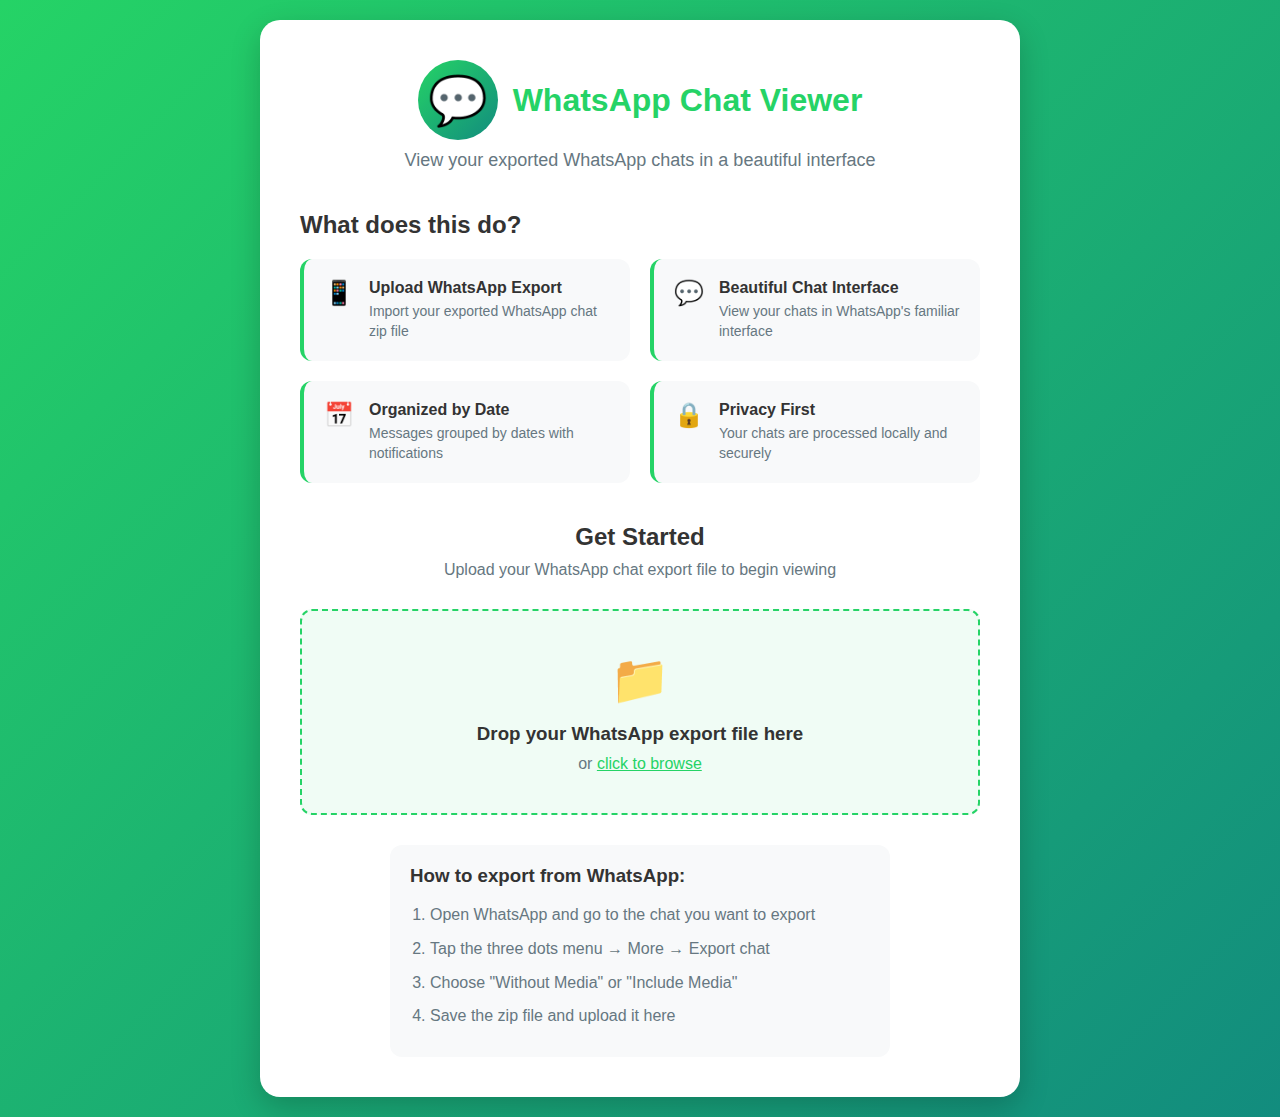
<file: templates/index.html>
<!DOCTYPE html>
<html lang="en">
<head>
    <meta charset="UTF-8">
    <meta name="viewport" content="width=device-width, initial-scale=1.0">
    <title>WhatsApp Chat Viewer</title>
    <style>
        * {
    margin: 0;
    padding: 0;
    box-sizing: border-box;
}

body {
    font-family: 'Segoe UI', Tahoma, Geneva, Verdana, sans-serif;
    background: linear-gradient(135deg, #25d366 0%, #128c7e 100%);
    min-height: 100vh;
    color: #333;
}

.welcome-container {
    max-width: 800px;
    margin: 0 auto;
    padding: 20px;
    min-height: 100vh;
    display: flex;
    align-items: center;
}

.welcome-content {
    background: white;
    border-radius: 20px;
    padding: 40px;
    box-shadow: 0 10px 30px rgba(0, 0, 0, 0.2);
    width: 100%;
}

.header {
    text-align: center;
    margin-bottom: 40px;
}

.logo {
    display: flex;
    align-items: center;
    justify-content: center;
    gap: 15px;
    margin-bottom: 10px;
}

.whatsapp-icon {
    font-size: 48px;
    background: linear-gradient(135deg, #25d366, #128c7e);
    width: 80px;
    height: 80px;
    border-radius: 50%;
    display: flex;
    align-items: center;
    justify-content: center;
}

h1 {
    color: #25d366;
    font-size: 32px;
    font-weight: 600;
}

.subtitle {
    color: #667781;
    font-size: 18px;
    margin-top: 10px;
}

.features {
    margin-bottom: 40px;
}

.features h2 {
    color: #333;
    margin-bottom: 20px;
    font-size: 24px;
}

.feature-list {
    display: grid;
    grid-template-columns: repeat(auto-fit, minmax(250px, 1fr));
    gap: 20px;
    margin-bottom: 30px;
}

.feature-item {
    display: flex;
    align-items: flex-start;
    gap: 15px;
    padding: 20px;
    background: #f8f9fa;
    border-radius: 12px;
    border-left: 4px solid #25d366;
}

.feature-icon {
    font-size: 24px;
    flex-shrink: 0;
}

.feature-item h3 {
    color: #333;
    font-size: 16px;
    margin-bottom: 5px;
}

.feature-item p {
    color: #667781;
    font-size: 14px;
    line-height: 1.4;
}

.upload-section {
    text-align: center;
}

.upload-section h2 {
    color: #333;
    margin-bottom: 10px;
    font-size: 24px;
}

.upload-section > p {
    color: #667781;
    margin-bottom: 30px;
}

.upload-area {
    border: 2px dashed #25d366;
    border-radius: 12px;
    padding: 40px 20px;
    margin-bottom: 30px;
    background: #f0fcf5;
    cursor: pointer;
    transition: all 0.3s ease;
}

.upload-area:hover {
    background: #e8f5e8;
    border-color: #128c7e;
}

.upload-area.dragover {
    background: #d4f2e7;
    border-color: #128c7e;
    transform: scale(1.02);
}

.upload-icon {
    font-size: 48px;
    margin-bottom: 15px;
}

.upload-content h3 {
    color: #333;
    margin-bottom: 10px;
}

.upload-content p {
    color: #667781;
}

.browse-link {
    color: #25d366;
    text-decoration: underline;
    cursor: pointer;
}

.loading-section {
    padding: 40px;
    text-align: center;
}

.spinner {
    width: 40px;
    height: 40px;
    border: 4px solid #f3f3f3;
    border-top: 4px solid #25d366;
    border-radius: 50%;
    animation: spin 1s linear infinite;
    margin: 0 auto 20px;
}

@keyframes spin {
    0% { transform: rotate(0deg); }
    100% { transform: rotate(360deg); }
}

.instructions {
    background: #f8f9fa;
    padding: 20px;
    border-radius: 12px;
    text-align: left;
    max-width: 500px;
    margin: 0 auto;
}

.instructions h3 {
    color: #333;
    margin-bottom: 15px;
}

.instructions ol {
    color: #667781;
    line-height: 1.6;
    padding-left: 20px;
}

.instructions li {
    margin-bottom: 8px;
}

@media (max-width: 768px) {
    .welcome-content {
        padding: 20px;
        margin: 20px;
    }
    
    .logo {
        flex-direction: column;
        gap: 10px;
    }
    
    h1 {
        font-size: 24px;
    }
    
    .feature-list {
        grid-template-columns: 1fr;
    }
}
    </style>
</head>
<body>
    <div class="welcome-container">
        <div class="welcome-content">
            <div class="header">
                <div class="logo">
                    <div class="whatsapp-icon">💬</div>
                    <h1>WhatsApp Chat Viewer</h1>
                </div>
                <p class="subtitle">View your exported WhatsApp chats in a beautiful interface</p>
            </div>

            <div class="features">
                <h2>What does this do?</h2>
                <div class="feature-list">
                    <div class="feature-item">
                        <span class="feature-icon">📱</span>
                        <div>
                            <h3>Upload WhatsApp Export</h3>
                            <p>Import your exported WhatsApp chat zip file</p>
                        </div>
                    </div>
                    <div class="feature-item">
                        <span class="feature-icon">💬</span>
                        <div>
                            <h3>Beautiful Chat Interface</h3>
                            <p>View your chats in WhatsApp's familiar interface</p>
                        </div>
                    </div>
                    <div class="feature-item">
                        <span class="feature-icon">📅</span>
                        <div>
                            <h3>Organized by Date</h3>
                            <p>Messages grouped by dates with notifications</p>
                        </div>
                    </div>
                    <div class="feature-item">
                        <span class="feature-icon">🔒</span>
                        <div>
                            <h3>Privacy First</h3>
                            <p>Your chats are processed locally and securely</p>
                        </div>
                    </div>
                </div>
            </div>

            <div class="upload-section">
                <h2>Get Started</h2>
                <p>Upload your WhatsApp chat export file to begin viewing</p>
                
                <div class="upload-area" id="uploadArea">
                    <div class="upload-content">
                        <div class="upload-icon">📁</div>
                        <h3>Drop your WhatsApp export file here</h3>
                        <p>or <span class="browse-link">click to browse</span></p>
                        <input type="file" id="fileInput" accept=".zip,.txt" hidden>
                    </div>
                </div>

                <div class="loading-section" id="loadingSection" style="display: none;">
                    <div class="spinner"></div>
                    <p>Processing your chat export...</p>
                </div>

                <div class="instructions">
                    <h3>How to export from WhatsApp:</h3>
                    <ol>
                        <li>Open WhatsApp and go to the chat you want to export</li>
                        <li>Tap the three dots menu → More → Export chat</li>
                        <li>Choose "Without Media" or "Include Media"</li>
                        <li>Save the zip file and upload it here</li>
                    </ol>
                </div>
            </div>
        </div>
    </div>

    <script>
        class WhatsAppUploader {
    constructor() {
        this.uploadArea = document.getElementById('uploadArea');
        this.fileInput = document.getElementById('fileInput');
        this.loadingSection = document.getElementById('loadingSection');
        this.init();
    }

    init() {
        // Click to browse
        this.uploadArea.addEventListener('click', () => {
            this.fileInput.click();
        });

        // File input change
        this.fileInput.addEventListener('change', (e) => {
            if (e.target.files.length > 0) {
                this.handleFile(e.target.files[0]);
            }
        });

        // Drag and drop
        this.uploadArea.addEventListener('dragover', (e) => {
            e.preventDefault();
            this.uploadArea.classList.add('dragover');
        });

        this.uploadArea.addEventListener('dragleave', () => {
            this.uploadArea.classList.remove('dragover');
        });

        this.uploadArea.addEventListener('drop', (e) => {
            e.preventDefault();
            this.uploadArea.classList.remove('dragover');
            
            if (e.dataTransfer.files.length > 0) {
                this.handleFile(e.dataTransfer.files[0]);
            }
        });
    }

    async handleFile(file) {
        if (!this.validateFile(file)) {
            return;
        }

        try {
            this.showLoading();
            const chatData = await this.uploadToBackend(file);
            this.redirectToChat(chatData);
        } catch (error) {
            this.showError('Error processing file: ' + error.message);
        }
    }

    validateFile(file) {
        const validTypes = ['application/zip', 'text/plain', 'application/x-zip-compressed'];
        const maxSize = 50 * 1024 * 1024; // 50MB

        if (!validTypes.includes(file.type) && !file.name.endsWith('.zip') && !file.name.endsWith('.txt')) {
            this.showError('Please upload a valid WhatsApp export file (.zip or .txt)');
            return false;
        }

        if (file.size > maxSize) {
            this.showError('File size too large. Please upload a file smaller than 50MB.');
            return false;
        }

        return true;
    }

    async uploadToBackend(file) {
        const formData = new FormData();
        formData.append('whatsapp_export', file);

        const response = await fetch('http://localhost:5000/upload-whatsapp', {
            method: 'POST',
            body: formData
        });

        if (!response.ok) {
            throw new Error(`HTTP error! status: ${response.status}`);
        }

        const result = await response.json();
        return result;
    }

    showLoading() {
        this.uploadArea.style.display = 'none';
        this.loadingSection.style.display = 'block';
    }

    redirectToChat(chatData) {
        // Store chat data in sessionStorage
        sessionStorage.setItem('whatsappChatData', JSON.stringify(chatData));
        
        // Redirect to chat viewer
        window.location.href = '/chat';
    }

    showError(message) {
        this.loadingSection.style.display = 'none';
        this.uploadArea.style.display = 'block';
        
        alert(message); // Replace with better error UI if needed
    }
}

// Initialize the uploader
document.addEventListener('DOMContentLoaded', function() {
    new WhatsAppUploader();
});
    </script>
</body>
</html>
</file>
